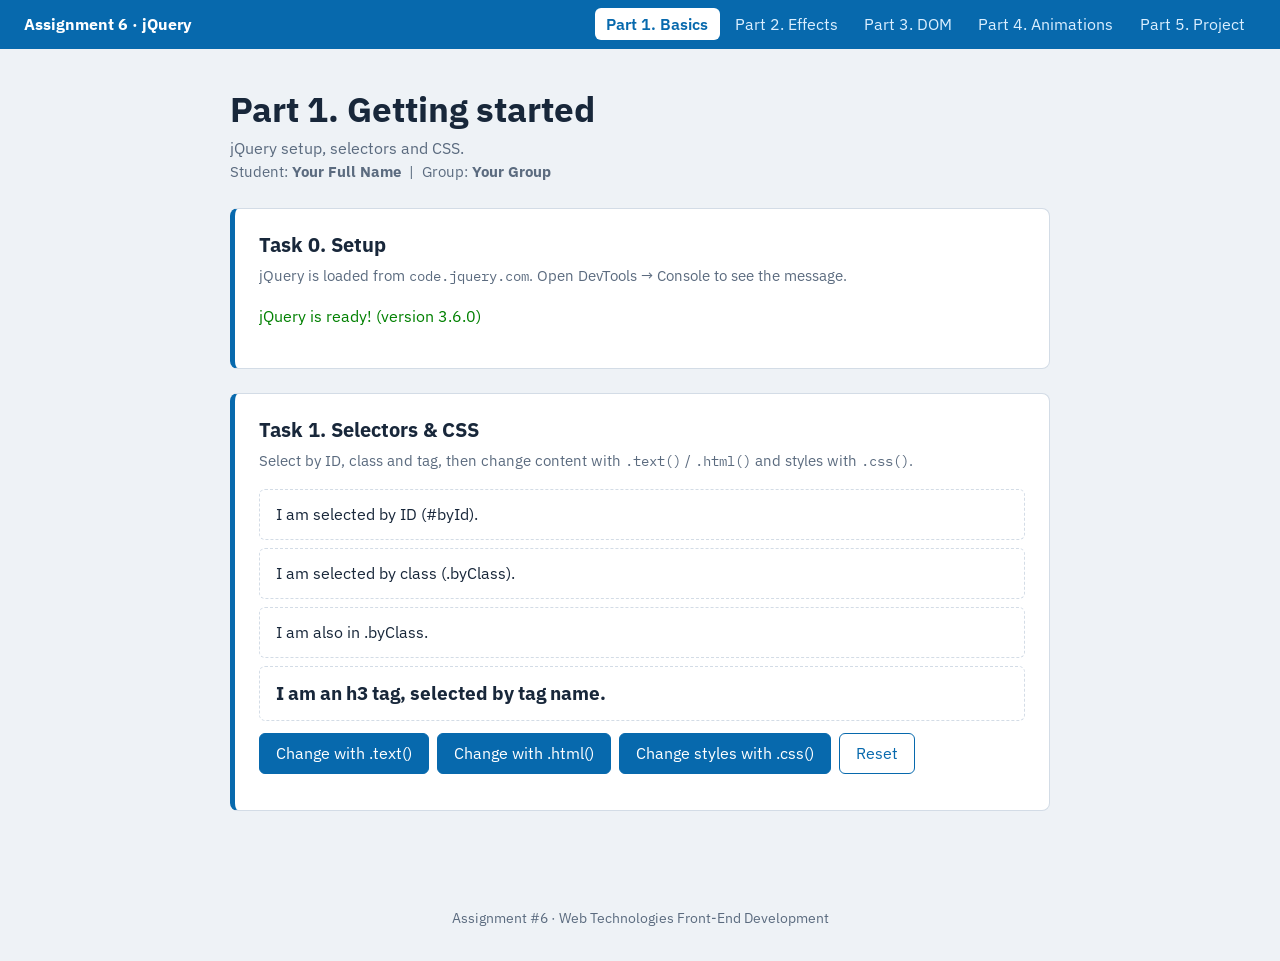
<file: index.html>
<!DOCTYPE html>
<html lang="en">
<head>
  <meta charset="UTF-8">
  <meta name="viewport" content="width=device-width, initial-scale=1.0">
  <title>Part 1. Getting started | Assignment 6 – jQuery</title>
  <link rel="preconnect" href="https://fonts.googleapis.com">
  <link href="https://fonts.googleapis.com/css2?family=IBM+Plex+Mono&family=IBM+Plex+Sans:wght@400;600;700&display=swap" rel="stylesheet">
  <link rel="stylesheet" href="css/style.css">
</head>
<body>
  <nav class="navbar">
    <a class="brand" href="index.html">Assignment 6 · jQuery</a>
    <ul>
      <li><a class="link" href="index.html">Part 1. Basics</a></li>
      <li><a class="link" href="effects.html">Part 2. Effects</a></li>
      <li><a class="link" href="dom.html">Part 3. DOM</a></li>
      <li><a class="link" href="animations.html">Part 4. Animations</a></li>
      <li><a class="link" href="project.html">Part 5. Project</a></li>
    </ul>
  </nav>

  <header class="page-head">
    <h1>Part 1. Getting started</h1>
    <p>jQuery setup, selectors and CSS.</p>
    <p class="student">Student: <strong>Your Full Name</strong> &nbsp;|&nbsp; Group: <strong>Your Group</strong></p>
  </header>

  <main>
    <section class="task" id="task0">
      <h2>Task 0. Setup</h2>
      <p class="hint">jQuery is loaded from <code>code.jquery.com</code>. Open DevTools → Console to see the message.</p>
      <p id="readyStatus">Waiting for jQuery…</p>
    </section>

    <section class="task" id="task1">
      <h2>Task 1. Selectors &amp; CSS</h2>
      <p class="hint">Select by ID, class and tag, then change content with <code>.text()</code> / <code>.html()</code> and styles with <code>.css()</code>.</p>

      <p id="byId" class="box-demo">I am selected by ID (#byId).</p>
      <p class="byClass box-demo">I am selected by class (.byClass).</p>
      <p class="byClass box-demo">I am also in .byClass.</p>
      <h3 class="box-demo">I am an h3 tag, selected by tag name.</h3>

      <div class="row">
        <button id="btnText">Change with .text()</button>
        <button id="btnHtml">Change with .html()</button>
        <button id="btnCss">Change styles with .css()</button>
        <button id="btnReset" class="ghost">Reset</button>
      </div>
    </section>
  </main>

  <footer>Assignment #6 · Web Technologies Front-End Development</footer>

  <!-- Task 0: jQuery from a CDN -->
  <script src="https://code.jquery.com/jquery-3.7.1.min.js"></script>
  <script src="js/common.js"></script>
  <script src="js/part1.js"></script>
</body>
</html>
</file>
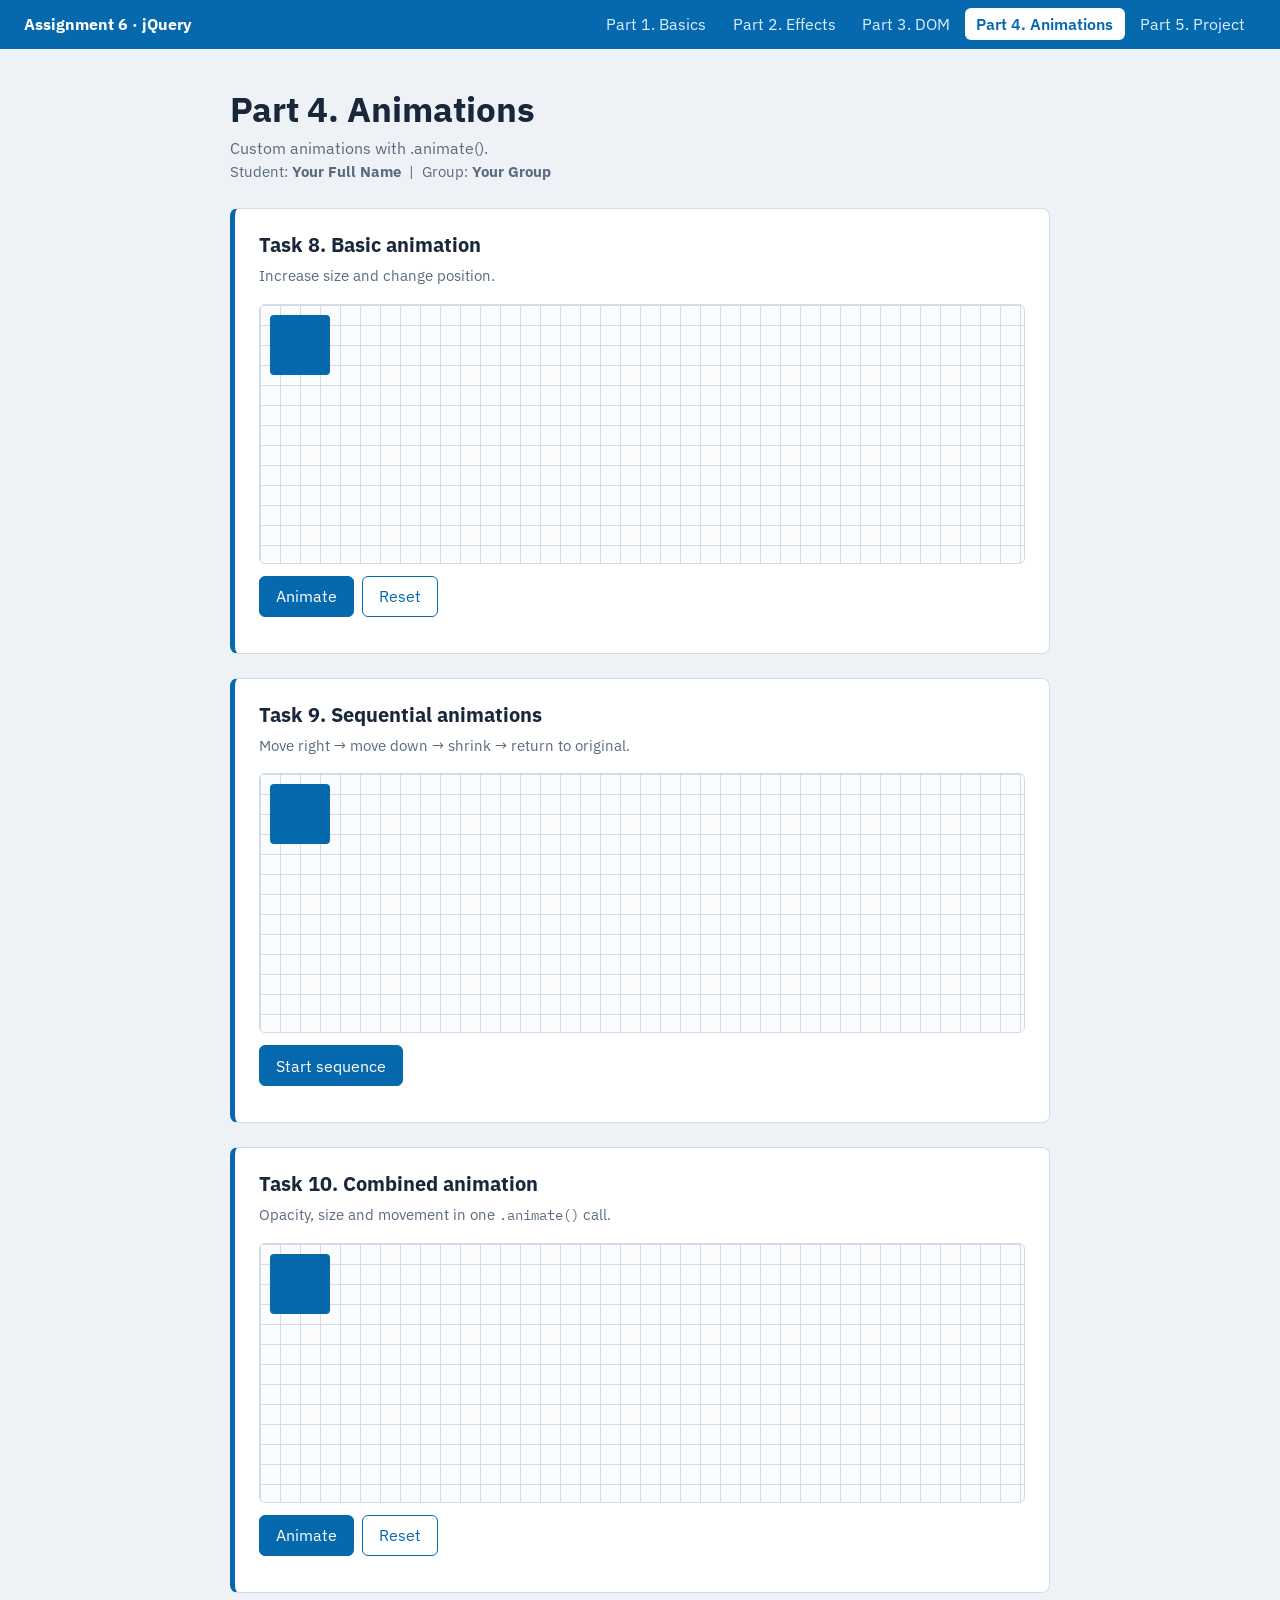
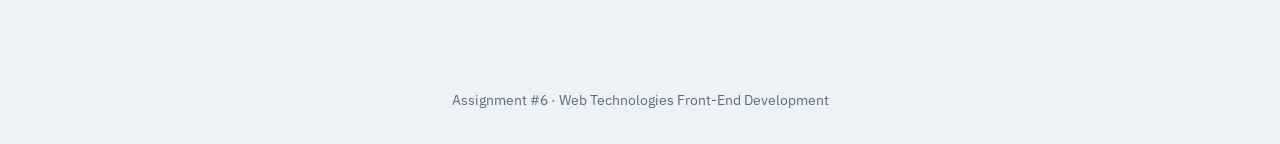
<file: animations.html>
<!DOCTYPE html>
<html lang="en">
<head>
  <meta charset="UTF-8">
  <meta name="viewport" content="width=device-width, initial-scale=1.0">
  <title>Part 4. Animations | Assignment 6 – jQuery</title>
  <link rel="preconnect" href="https://fonts.googleapis.com">
  <link href="https://fonts.googleapis.com/css2?family=IBM+Plex+Mono&family=IBM+Plex+Sans:wght@400;600;700&display=swap" rel="stylesheet">
  <link rel="stylesheet" href="css/style.css">
</head>
<body>
  <nav class="navbar">
    <a class="brand" href="index.html">Assignment 6 · jQuery</a>
    <ul>
      <li><a class="link" href="index.html">Part 1. Basics</a></li>
      <li><a class="link" href="effects.html">Part 2. Effects</a></li>
      <li><a class="link" href="dom.html">Part 3. DOM</a></li>
      <li><a class="link" href="animations.html">Part 4. Animations</a></li>
      <li><a class="link" href="project.html">Part 5. Project</a></li>
    </ul>
  </nav>

  <header class="page-head">
    <h1>Part 4. Animations</h1>
    <p>Custom animations with .animate().</p>
    <p class="student">Student: <strong>Your Full Name</strong> &nbsp;|&nbsp; Group: <strong>Your Group</strong></p>
  </header>

  <main>
    <section class="task" id="task8">
      <h2>Task 8. Basic animation</h2>
      <p class="hint">Increase size and change position.</p>
      <div class="stage"><div class="square" id="box8"></div></div>
      <div class="row">
        <button id="btnAnim8">Animate</button>
        <button id="btnReset8" class="ghost">Reset</button>
      </div>
    </section>

    <section class="task" id="task9">
      <h2>Task 9. Sequential animations</h2>
      <p class="hint">Move right → move down → shrink → return to original.</p>
      <div class="stage"><div class="square" id="box9"></div></div>
      <div class="row">
        <button id="btnAnim9">Start sequence</button>
      </div>
    </section>

    <section class="task" id="task10">
      <h2>Task 10. Combined animation</h2>
      <p class="hint">Opacity, size and movement in one <code>.animate()</code> call.</p>
      <div class="stage"><div class="square" id="box10"></div></div>
      <div class="row">
        <button id="btnAnim10">Animate</button>
        <button id="btnReset10" class="ghost">Reset</button>
      </div>
    </section>
  </main>

  <footer>Assignment #6 · Web Technologies Front-End Development</footer>

  <!-- Task 0: jQuery from a CDN -->
  <script src="https://code.jquery.com/jquery-3.7.1.min.js"></script>
  <script src="js/common.js"></script>
  <script src="js/part4.js"></script>
</body>
</html>
</file>
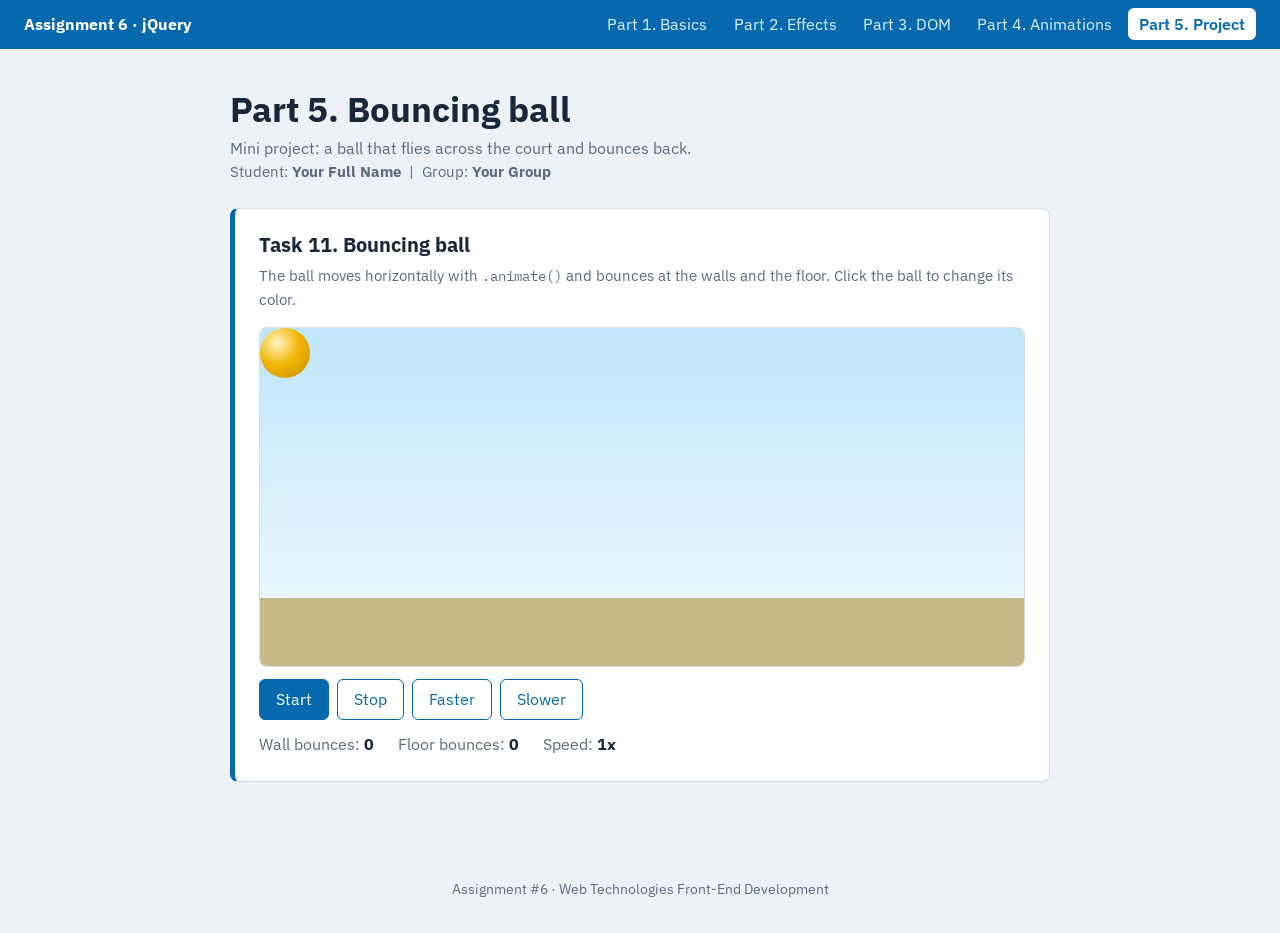
<file: project.html>
<!DOCTYPE html>
<html lang="en">
<head>
  <meta charset="UTF-8">
  <meta name="viewport" content="width=device-width, initial-scale=1.0">
  <title>Part 5. Bouncing ball | Assignment 6 – jQuery</title>
  <link rel="preconnect" href="https://fonts.googleapis.com">
  <link href="https://fonts.googleapis.com/css2?family=IBM+Plex+Mono&family=IBM+Plex+Sans:wght@400;600;700&display=swap" rel="stylesheet">
  <link rel="stylesheet" href="css/style.css">
</head>
<body>
  <nav class="navbar">
    <a class="brand" href="index.html">Assignment 6 · jQuery</a>
    <ul>
      <li><a class="link" href="index.html">Part 1. Basics</a></li>
      <li><a class="link" href="effects.html">Part 2. Effects</a></li>
      <li><a class="link" href="dom.html">Part 3. DOM</a></li>
      <li><a class="link" href="animations.html">Part 4. Animations</a></li>
      <li><a class="link" href="project.html">Part 5. Project</a></li>
    </ul>
  </nav>

  <header class="page-head">
    <h1>Part 5. Bouncing ball</h1>
    <p>Mini project: a ball that flies across the court and bounces back.</p>
    <p class="student">Student: <strong>Your Full Name</strong> &nbsp;|&nbsp; Group: <strong>Your Group</strong></p>
  </header>

  <main>
    <section class="task" id="task11">
      <h2>Task 11. Bouncing ball</h2>
      <p class="hint">The ball moves horizontally with <code>.animate()</code> and bounces at the walls and the floor. Click the ball to change its color.</p>
      <div class="court" id="court"><div id="ball" title="Click me"></div></div>
      <div class="row">
        <button id="btnStart">Start</button>
        <button id="btnStop" class="ghost">Stop</button>
        <button id="btnFaster" class="ghost">Faster</button>
        <button id="btnSlower" class="ghost">Slower</button>
      </div>
      <div class="stats">
        <span>Wall bounces: <strong id="wallCount">0</strong></span>
        <span>Floor bounces: <strong id="floorCount">0</strong></span>
        <span>Speed: <strong id="speedLabel">1x</strong></span>
      </div>
    </section>
  </main>

  <footer>Assignment #6 · Web Technologies Front-End Development</footer>

  <!-- Task 0: jQuery from a CDN -->
  <script src="https://code.jquery.com/jquery-3.7.1.min.js"></script>
  <script src="js/common.js"></script>
  <script src="js/part5.js"></script>
</body>
</html>
</file>
<file: css/style.css>
:root {
  --bg: #eef2f6;
  --paper: #ffffff;
  --ink: #18273a;
  --muted: #5b6b7f;
  --jq: #0769ad;      /* jQuery blue */
  --sun: #f2b705;
  --line: #d3dce6;
}

* { box-sizing: border-box; }

body {
  margin: 0;
  font-family: "IBM Plex Sans", system-ui, sans-serif;
  background: var(--bg);
  color: var(--ink);
  line-height: 1.55;
}

code { font-family: "IBM Plex Mono", ui-monospace, monospace; font-size: .92em; }

/* ---------- Navbar ---------- */
.navbar {
  position: sticky;
  top: 0;
  z-index: 10;
  background: var(--jq);
  display: flex;
  flex-wrap: wrap;
  align-items: center;
  gap: .5rem 1.5rem;
  padding: .75rem 1.5rem;
}
.navbar .brand { color: #fff; font-weight: 700; margin-right: auto; text-decoration: none; }
.navbar ul { list-style: none; display: flex; flex-wrap: wrap; gap: .25rem; margin: 0; padding: 0; }
.navbar a.link { color: #dbefff; text-decoration: none; padding: .35rem .7rem; border-radius: 6px; }
.navbar a.link:hover { background: rgba(255,255,255,.15); color: #fff; }
.navbar a.link.active { background: #fff; color: var(--jq); font-weight: 600; }

/* ---------- Layout ---------- */
.page-head { max-width: 860px; margin: 2.5rem auto 1rem; padding: 0 1.25rem; }
.page-head h1 { font-size: 2.2rem; line-height: 1.15; margin: 0 0 .4rem; }
.page-head p { color: var(--muted); margin: 0; }
.student { margin-top: .75rem; font-size: .95rem; color: var(--muted); }

main { max-width: 860px; margin: 0 auto 4rem; padding: 0 1.25rem; }

.task {
  background: var(--paper);
  border: 1px solid var(--line);
  border-left: 5px solid var(--jq);
  border-radius: 8px;
  padding: 1.25rem 1.5rem 1.5rem;
  margin: 1.5rem 0;
}
.task h2 { margin: 0 0 .25rem; font-size: 1.25rem; }
.task .hint { color: var(--muted); margin: 0 0 1rem; font-size: .95rem; }

.row { display: flex; flex-wrap: wrap; gap: .5rem; margin: .75rem 0; }

button {
  font: inherit;
  border: 1px solid var(--jq);
  background: var(--jq);
  color: #fff;
  padding: .45rem 1rem;
  border-radius: 6px;
  cursor: pointer;
}
button:hover { background: #055a94; }
button.ghost { background: #fff; color: var(--jq); }
button.ghost:hover { background: #e8f3fb; }
button:focus-visible, a:focus-visible, input:focus-visible { outline: 3px solid var(--sun); outline-offset: 2px; }

input[type="text"], input[type="email"] {
  font: inherit;
  width: 100%;
  padding: .5rem .7rem;
  border: 1px solid var(--line);
  border-radius: 6px;
}
label { display: block; font-weight: 600; margin: .75rem 0 .25rem; }

img.demo { display: block; max-width: 100%; border-radius: 8px; }

.box-demo { padding: .75rem 1rem; border: 1px dashed var(--line); border-radius: 6px; margin: .5rem 0; }

/* Task 4 panel */
.panel-head { background: var(--ink); color: #fff; padding: .7rem 1rem; border-radius: 6px 6px 0 0; }
.panel-body { border: 1px solid var(--line); border-top: 0; padding: 1rem; border-radius: 0 0 6px 6px; }

/* Task 7 preview */
.preview { background: #f6f9fc; border: 1px solid var(--line); border-radius: 6px; padding: .75rem 1rem; margin-top: 1rem; }

/* Part 4 stage */
.stage {
  position: relative;
  height: 260px;
  background:
    linear-gradient(var(--line) 1px, transparent 1px) 0 0 / 20px 20px,
    linear-gradient(90deg, var(--line) 1px, transparent 1px) 0 0 / 20px 20px,
    #fafcfe;
  border: 1px solid var(--line);
  border-radius: 6px;
  overflow: hidden;
}
.square {
  position: absolute;
  left: 10px;
  top: 10px;
  width: 60px;
  height: 60px;
  background: var(--jq);
  border-radius: 4px;
}

/* Part 5 bouncing ball */
.court {
  position: relative;
  height: 340px;
  background: linear-gradient(#bfe6fb, #e9f6fd 80%, #c9b88a 80%);
  border-radius: 8px;
  overflow: hidden;
  border: 1px solid var(--line);
}
#ball {
  position: absolute;
  left: 0;
  top: 0;
  width: 50px;
  height: 50px;
  border-radius: 50%;
  background: radial-gradient(circle at 35% 30%, #fff6c9, var(--sun) 45%, #c98a00);
  cursor: pointer;
}
.stats { display: flex; gap: 1.5rem; flex-wrap: wrap; margin-top: .75rem; color: var(--muted); }
.stats strong { color: var(--ink); }

footer { text-align: center; color: var(--muted); font-size: .9rem; padding: 2rem 1rem; }

@media (max-width: 600px) {
  .page-head h1 { font-size: 1.7rem; }
  .task { padding: 1rem; }
}
</file>
